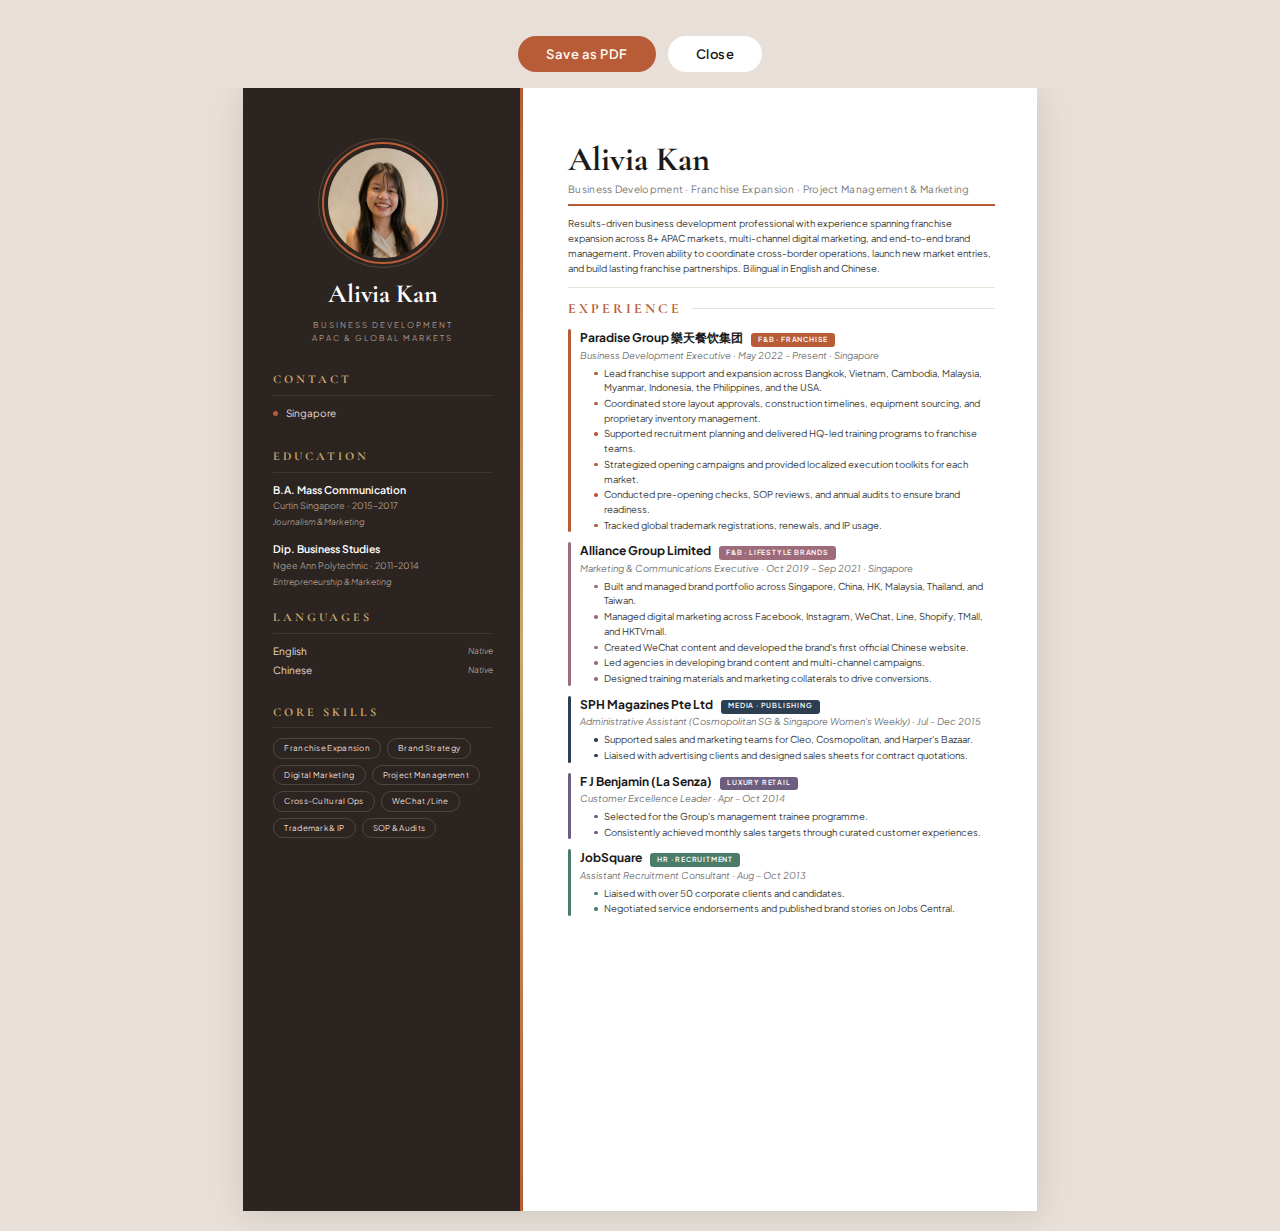
<file: cv.html>
<!DOCTYPE html>
<html lang="en">
<head>
  <meta charset="UTF-8">
  <meta name="viewport" content="width=device-width, initial-scale=1.0">
  <title>Alivia Kan — CV</title>
  <link rel="icon" type="image/svg+xml" href="favicon.svg">

  <!-- Open Graph / Facebook -->
  <meta property="og:type" content="website">
  <meta property="og:url" content="https://resume.aliviakan.com/cv.html">
  <meta property="og:site_name" content="Alivia Kan">
  <meta property="og:title" content="Alivia Kan — CV">
  <meta property="og:description" content="Detailed curriculum vitae for Alivia Kan.">
  <meta property="og:image" content="https://resume.aliviakan.com/favicon.svg">

  <!-- Twitter -->
  <meta name="twitter:card" content="summary">
  <meta property="twitter:url" content="https://resume.aliviakan.com/cv.html">
  <meta property="twitter:title" content="Alivia Kan — CV">
  <meta property="twitter:description" content="Detailed curriculum vitae for Alivia Kan.">
  <meta property="twitter:image" content="https://resume.aliviakan.com/favicon.svg">

  <link rel="preconnect" href="https://fonts.googleapis.com">
  <link rel="preconnect" href="https://fonts.gstatic.com" crossorigin>
  <link href="https://fonts.googleapis.com/css2?family=Cormorant+Garamond:ital,wght@0,400;0,500;0,600;0,700;1,400&family=Plus+Jakarta+Sans:wght@300;400;500;600;700&display=swap" rel="stylesheet">

  <style>
    *, *::before, *::after { box-sizing: border-box; margin: 0; padding: 0; }

    :root {
      --terracotta: #b85c38;
      --sidebar-bg: #2c2420;
      --sidebar-text: #e8ddd3;
      --sidebar-muted: #a89888;
      --gold: #c9a96e;
      --cream: #fdf6ee;
      --charcoal: #1a1a1a;
      --body-text: #3a3a3a;
      --muted: #777;
      --border: #e8e2d9;
      --rose: #9e6b7b;
      --navy: #2c3e50;
      --plum: #6d5d7e;
      --forest: #4a7c69;
    }

    body {
      font-family: "Plus Jakarta Sans", sans-serif;
      color: var(--charcoal);
      background: #e8e0d8;
      line-height: 1.55;
      -webkit-font-smoothing: antialiased;
      -webkit-print-color-adjust: exact;
      print-color-adjust: exact;
    }

    @media screen {
      body { padding: 20px 0; }
      .print-bar {
        display: flex;
        justify-content: center;
        gap: 12px;
        padding: 16px;
        position: sticky;
        top: 0;
        z-index: 10;
        background: #e8e0d8;
      }
      .print-bar button {
        padding: 10px 28px;
        font-family: "Plus Jakarta Sans", sans-serif;
        font-size: 13px;
        font-weight: 600;
        letter-spacing: 0.5px;
        border: none;
        border-radius: 999px;
        cursor: pointer;
        transition: all 0.2s;
      }
      .btn-primary { background: var(--terracotta); color: var(--cream); }
      .btn-primary:hover { background: var(--charcoal); }
      .btn-secondary { background: white; color: var(--charcoal); border: 1px solid #d0c8bc; }
      .btn-secondary:hover { background: #f5f0eb; }
    }

    /* ---- A4 container ---- */
    .page {
      width: 210mm;
      height: 297mm;
      margin: 0 auto;
      background: white;
      display: flex;
      overflow: hidden;
    }

    @media screen {
      .page { box-shadow: 0 4px 30px rgba(0,0,0,0.12); }
    }

    @media print {
      @page { size: A4; margin: 0; }
      body { background: white; padding: 0; margin: 0; }
      .page { box-shadow: none; margin: 0; width: 100%; height: 100vh; }
      .print-bar { display: none; }
    }

    /* ========= SIDEBAR ========= */
    .sidebar {
      width: 74mm;
      min-width: 74mm;
      background: var(--sidebar-bg);
      color: var(--sidebar-text);
      padding: 16mm 8mm 14mm;
      display: flex;
      flex-direction: column;
      position: relative;
    }

    .sidebar::before {
      content: "";
      position: absolute;
      top: 0;
      right: 0;
      width: 3px;
      height: 100%;
      background: linear-gradient(180deg, var(--terracotta), var(--gold) 50%, var(--terracotta));
    }

    .photo-wrap {
      width: 110px;
      height: 110px;
      margin: 0 auto 16px;
      position: relative;
    }

    .photo-wrap::before {
      content: "";
      position: absolute;
      inset: -6px;
      border-radius: 50%;
      border: 2px solid var(--terracotta);
    }

    .photo-wrap::after {
      content: "";
      position: absolute;
      inset: -10px;
      border-radius: 50%;
      border: 1px solid rgba(201,169,110,0.25);
    }

    .photo {
      width: 110px;
      height: 110px;
      border-radius: 50%;
      object-fit: cover;
      display: block;
    }

    .sidebar-name {
      font-family: "Cormorant Garamond", Georgia, serif;
      font-size: 26px;
      font-weight: 700;
      text-align: center;
      color: white;
      margin-bottom: 4px;
    }

    .sidebar-tagline {
      font-size: 8px;
      text-align: center;
      color: var(--sidebar-muted);
      letter-spacing: 2px;
      text-transform: uppercase;
      margin-bottom: 24px;
      line-height: 1.7;
    }

    .sidebar-section { margin-bottom: 20px; }

    .sidebar-heading {
      font-family: "Cormorant Garamond", Georgia, serif;
      font-size: 12px;
      font-weight: 700;
      color: var(--gold);
      text-transform: uppercase;
      letter-spacing: 3px;
      margin-bottom: 10px;
      padding-bottom: 6px;
      border-bottom: 1px solid rgba(255,255,255,0.08);
    }

    .contact-item {
      font-size: 10px;
      color: var(--sidebar-text);
      margin-bottom: 6px;
      display: flex;
      align-items: center;
      gap: 8px;
    }

    .contact-dot {
      width: 5px;
      height: 5px;
      min-width: 5px;
      border-radius: 50%;
      background: var(--terracotta);
    }

    /* Education */
    .edu-sidebar-item { margin-bottom: 14px; }
    .edu-sidebar-item:last-child { margin-bottom: 0; }

    .edu-degree {
      font-size: 10.5px;
      font-weight: 600;
      color: white;
      line-height: 1.4;
    }
    .edu-school-name {
      font-size: 9px;
      color: var(--sidebar-muted);
      margin-top: 2px;
    }
    .edu-spec {
      font-size: 8.5px;
      color: var(--sidebar-muted);
      font-style: italic;
      margin-top: 2px;
    }

    /* Languages */
    .lang-list { list-style: none; }

    .lang-list li {
      font-size: 10px;
      color: var(--sidebar-text);
      margin-bottom: 4px;
      display: flex;
      justify-content: space-between;
    }

    .lang-list li span:last-child {
      font-size: 8.5px;
      color: var(--sidebar-muted);
      font-style: italic;
    }

    /* Skills */
    .skill-tags {
      display: flex;
      flex-wrap: wrap;
      gap: 6px;
    }

    .skill-tag {
      font-size: 8px;
      padding: 3px 10px;
      border-radius: 10px;
      border: 1px solid rgba(255,255,255,0.15);
      color: var(--sidebar-text);
      letter-spacing: 0.3px;
    }

    /* ========= MAIN CONTENT ========= */
    .main {
      flex: 1;
      padding: 14mm 11mm 12mm 12mm;
      overflow: hidden;
    }

    .main-header { margin-bottom: 6px; }

    .main-name {
      font-family: "Cormorant Garamond", Georgia, serif;
      font-size: 34px;
      font-weight: 700;
      color: var(--charcoal);
      line-height: 1.1;
    }

    .main-title {
      font-size: 10px;
      color: var(--muted);
      margin-top: 4px;
      letter-spacing: 0.3px;
    }

    /* Summary */
    .summary {
      font-size: 9.5px;
      line-height: 1.6;
      color: var(--body-text);
      padding: 10px 0;
      border-top: 2px solid var(--terracotta);
      border-bottom: 1px solid var(--border);
      margin-bottom: 4px;
    }

    /* Section heading */
    .section-title {
      font-family: "Cormorant Garamond", Georgia, serif;
      font-size: 14px;
      font-weight: 700;
      color: var(--terracotta);
      text-transform: uppercase;
      letter-spacing: 3px;
      margin-bottom: 10px;
      margin-top: 10px;
      display: flex;
      align-items: center;
      gap: 10px;
    }

    .section-title::after {
      content: "";
      flex: 1;
      height: 1px;
      background: var(--border);
    }

    /* ---- Experience cards ---- */
    .exp-item {
      margin-bottom: 10px;
      position: relative;
      padding-left: 12px;
    }

    .exp-item::before {
      content: "";
      position: absolute;
      left: 0;
      top: 0;
      bottom: 0;
      width: 3px;
      border-radius: 2px;
    }

    .exp-head {
      display: flex;
      align-items: baseline;
      gap: 8px;
      flex-wrap: wrap;
    }

    .exp-company {
      font-size: 12px;
      font-weight: 700;
      color: var(--charcoal);
    }

    .exp-badge {
      font-size: 7px;
      font-weight: 600;
      letter-spacing: 0.8px;
      text-transform: uppercase;
      padding: 1.5px 7px;
      border-radius: 3px;
      color: white;
      position: relative;
      top: -0.5px;
    }

    .exp-role {
      font-size: 9.5px;
      color: var(--muted);
      font-style: italic;
      margin-bottom: 3px;
    }

    .exp-list {
      padding-left: 14px;
      font-size: 9.5px;
      color: var(--body-text);
      line-height: 1.55;
      list-style: none;
    }

    .exp-list li {
      margin-bottom: 1px;
      position: relative;
      padding-left: 10px;
    }

    .exp-list li::before {
      content: "";
      position: absolute;
      left: 0;
      top: 6px;
      width: 3.5px;
      height: 3.5px;
      border-radius: 50%;
    }

    /* Flavor colors per role */
    .flavor-paradise::before { background: var(--terracotta); }
    .flavor-paradise .exp-badge { background: var(--terracotta); }
    .flavor-paradise .exp-list li::before { background: var(--terracotta); }

    .flavor-alliance::before { background: var(--rose); }
    .flavor-alliance .exp-badge { background: var(--rose); }
    .flavor-alliance .exp-list li::before { background: var(--rose); }

    .flavor-sph::before { background: var(--navy); }
    .flavor-sph .exp-badge { background: var(--navy); }
    .flavor-sph .exp-list li::before { background: var(--navy); }

    .flavor-fjb::before { background: var(--plum); }
    .flavor-fjb .exp-badge { background: var(--plum); }
    .flavor-fjb .exp-list li::before { background: var(--plum); }

    .flavor-jobsquare::before { background: var(--forest); }
    .flavor-jobsquare .exp-badge { background: var(--forest); }
    .flavor-jobsquare .exp-list li::before { background: var(--forest); }
  </style>
</head>
<body>

  <div class="print-bar">
    <button class="btn-primary" onclick="window.print()">Save as PDF</button>
    <button class="btn-secondary" onclick="window.close()">Close</button>
  </div>

  <div class="page">
    <!-- ======= SIDEBAR ======= -->
    <aside class="sidebar">
      <div class="photo-wrap">
        <img src="alivia_profile_pic.jpg" alt="Alivia Kan" class="photo">
      </div>
      <div class="sidebar-name">Alivia Kan</div>
      <div class="sidebar-tagline">Business Development<br>APAC &amp; Global Markets</div>

      <div class="sidebar-section">
        <div class="sidebar-heading">Contact</div>
        <div class="contact-item">
          <span class="contact-dot"></span>
          <span>Singapore</span>
        </div>
      </div>

      <div class="sidebar-section">
        <div class="sidebar-heading">Education</div>
        <div class="edu-sidebar-item">
          <div class="edu-degree">B.A. Mass Communication</div>
          <div class="edu-school-name">Curtin Singapore &middot; 2015–2017</div>
          <div class="edu-spec">Journalism &amp; Marketing</div>
        </div>
        <div class="edu-sidebar-item">
          <div class="edu-degree">Dip. Business Studies</div>
          <div class="edu-school-name">Ngee Ann Polytechnic &middot; 2011–2014</div>
          <div class="edu-spec">Entrepreneurship &amp; Marketing</div>
        </div>
      </div>

      <div class="sidebar-section">
        <div class="sidebar-heading">Languages</div>
        <ul class="lang-list">
          <li><span>English</span> <span>Native</span></li>
          <li><span>Chinese</span> <span>Native</span></li>
        </ul>
      </div>

      <div class="sidebar-section">
        <div class="sidebar-heading">Core Skills</div>
        <div class="skill-tags">
          <span class="skill-tag">Franchise Expansion</span>
          <span class="skill-tag">Brand Strategy</span>
          <span class="skill-tag">Digital Marketing</span>
          <span class="skill-tag">Project Management</span>
          <span class="skill-tag">Cross-Cultural Ops</span>
          <span class="skill-tag">WeChat / Line</span>
          <span class="skill-tag">Trademark &amp; IP</span>
          <span class="skill-tag">SOP &amp; Audits</span>
        </div>
      </div>
    </aside>

    <!-- ======= MAIN CONTENT ======= -->
    <div class="main">
      <div class="main-header">
        <div class="main-name">Alivia Kan</div>
        <div class="main-title">Business Development &middot; Franchise Expansion &middot; Project Management &amp; Marketing</div>
      </div>

      <div class="summary">
        Results-driven business development professional with experience spanning franchise expansion across 8+ APAC markets, multi-channel digital marketing, and end-to-end brand management. Proven ability to coordinate cross-border operations, launch new market entries, and build lasting franchise partnerships. Bilingual in English and Chinese.
      </div>

      <div class="section-title">Experience</div>

      <div class="exp-item flavor-paradise">
        <div class="exp-head">
          <span class="exp-company">Paradise Group &#27138;&#22825;&#39184;&#39278;&#38598;&#22242;</span>
          <span class="exp-badge">F&amp;B &middot; Franchise</span>
        </div>
        <div class="exp-role">Business Development Executive &middot; May 2022 – Present &middot; Singapore</div>
        <ul class="exp-list">
          <li>Lead franchise support and expansion across Bangkok, Vietnam, Cambodia, Malaysia, Myanmar, Indonesia, the Philippines, and the USA.</li>
          <li>Coordinated store layout approvals, construction timelines, equipment sourcing, and proprietary inventory management.</li>
          <li>Supported recruitment planning and delivered HQ-led training programs to franchise teams.</li>
          <li>Strategized opening campaigns and provided localized execution toolkits for each market.</li>
          <li>Conducted pre-opening checks, SOP reviews, and annual audits to ensure brand readiness.</li>
          <li>Tracked global trademark registrations, renewals, and IP usage.</li>
        </ul>
      </div>

      <div class="exp-item flavor-alliance">
        <div class="exp-head">
          <span class="exp-company">Alliance Group Limited</span>
          <span class="exp-badge">F&amp;B &middot; Lifestyle Brands</span>
        </div>
        <div class="exp-role">Marketing &amp; Communications Executive &middot; Oct 2019 – Sep 2021 &middot; Singapore</div>
        <ul class="exp-list">
          <li>Built and managed brand portfolio across Singapore, China, HK, Malaysia, Thailand, and Taiwan.</li>
          <li>Managed digital marketing across Facebook, Instagram, WeChat, Line, Shopify, TMall, and HKTVmall.</li>
          <li>Created WeChat content and developed the brand's first official Chinese website.</li>
          <li>Led agencies in developing brand content and multi-channel campaigns.</li>
          <li>Designed training materials and marketing collaterals to drive conversions.</li>
        </ul>
      </div>

      <div class="exp-item flavor-sph">
        <div class="exp-head">
          <span class="exp-company">SPH Magazines Pte Ltd</span>
          <span class="exp-badge">Media &middot; Publishing</span>
        </div>
        <div class="exp-role">Administrative Assistant (Cosmopolitan SG &amp; Singapore Women's Weekly) &middot; Jul – Dec 2015</div>
        <ul class="exp-list">
          <li>Supported sales and marketing teams for Cleo, Cosmopolitan, and Harper's Bazaar.</li>
          <li>Liaised with advertising clients and designed sales sheets for contract quotations.</li>
        </ul>
      </div>

      <div class="exp-item flavor-fjb">
        <div class="exp-head">
          <span class="exp-company">F J Benjamin (La Senza)</span>
          <span class="exp-badge">Luxury Retail</span>
        </div>
        <div class="exp-role">Customer Excellence Leader &middot; Apr – Oct 2014</div>
        <ul class="exp-list">
          <li>Selected for the Group's management trainee programme.</li>
          <li>Consistently achieved monthly sales targets through curated customer experiences.</li>
        </ul>
      </div>

      <div class="exp-item flavor-jobsquare">
        <div class="exp-head">
          <span class="exp-company">JobSquare</span>
          <span class="exp-badge">HR &middot; Recruitment</span>
        </div>
        <div class="exp-role">Assistant Recruitment Consultant &middot; Aug – Oct 2013</div>
        <ul class="exp-list">
          <li>Liaised with over 50 corporate clients and candidates.</li>
          <li>Negotiated service endorsements and published brand stories on Jobs Central.</li>
        </ul>
      </div>
    </div>
  </div>

</body>
</html>
</file>
